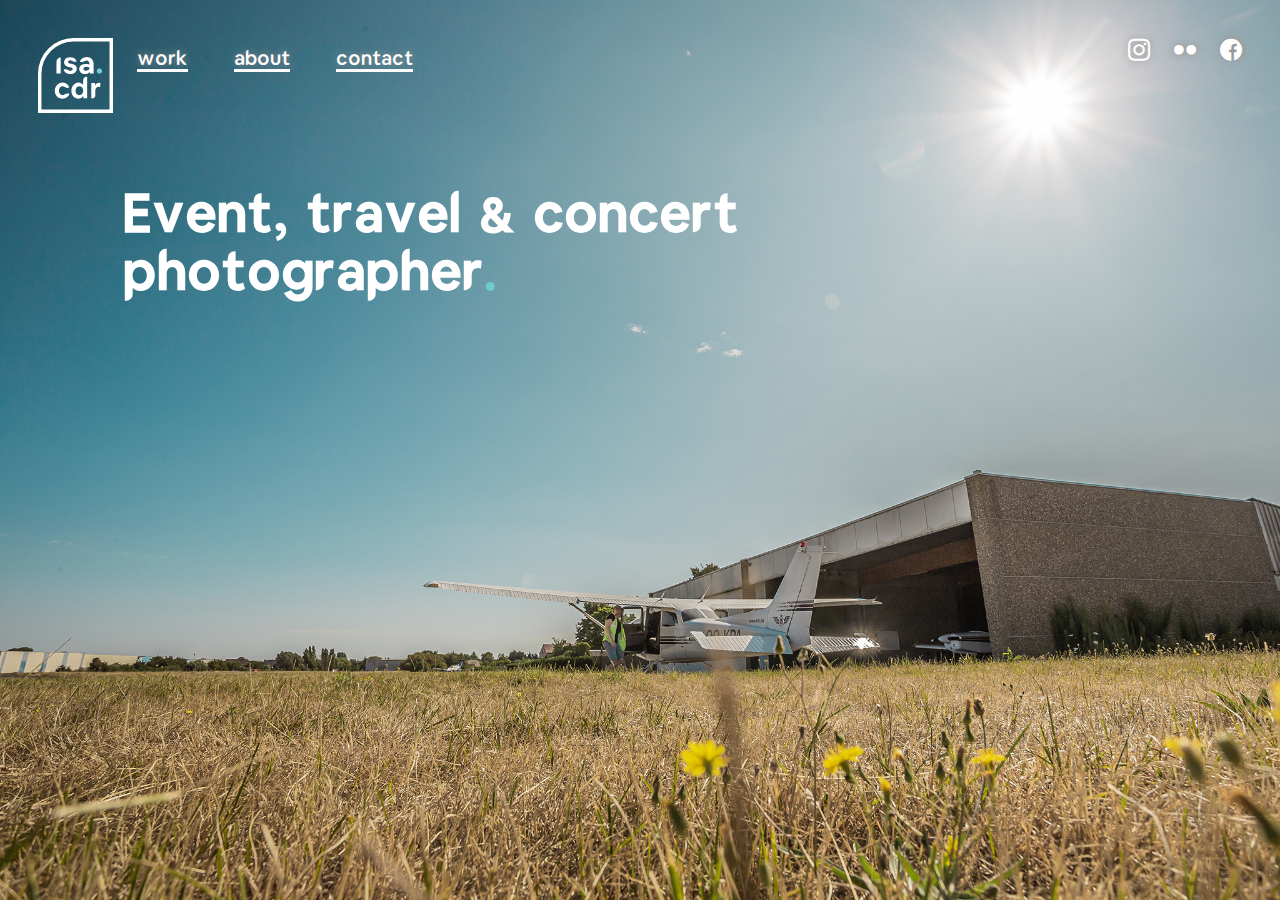
<file: index.html>
<!DOCTYPE html>
<html lang="en">
<head>
    <meta charset="UTF-8">
    <meta name="viewport" content="width=device-width, initial-scale=1.0">
    <title>Isaac Caudron - home</title>
    <link rel="stylesheet" href="style.css">
    <link rel="shortcut icon" href="images/favicon.ico" type="image/x-icon">
    <link rel="stylesheet" href="font/icon/flaticon.css">
</head>
<body>
    <div class="backgroundContainer backgroundHomepage">
        <header>
            <a class="logo" href="index.html"><img src="images/Logoo.svg" alt="Company ISC Logo"></a>
            <nav class="siteNav">
                <a href="work.html">work</a>
                <a href="about.html">about</a>
                <a href="contact.html">contact</a>
            </nav>
            <nav class="socialMediaNav"> 
                <a href="https://www.instagram.com/isaac.caudron/"><i class="flaticon-instagram"></i></a>
                <a href="https://flic.kr/ps/34QA55"><i class="flaticon-flickr"></i></a>
                <a href="https://www.facebook.com/isaac.caudron"><i class="flaticon-facebook"></i></a>
            </nav>
        </header>
        <main>
            <div class="mission">
                <h1>
                    Event<span class="detailComma">,</span> travel & concert <br>
                    photographer<span class="detailPoint">.</span>
                </h1>
            </div>
        </main>
    </div> 
   
</body>
</html>
</file>
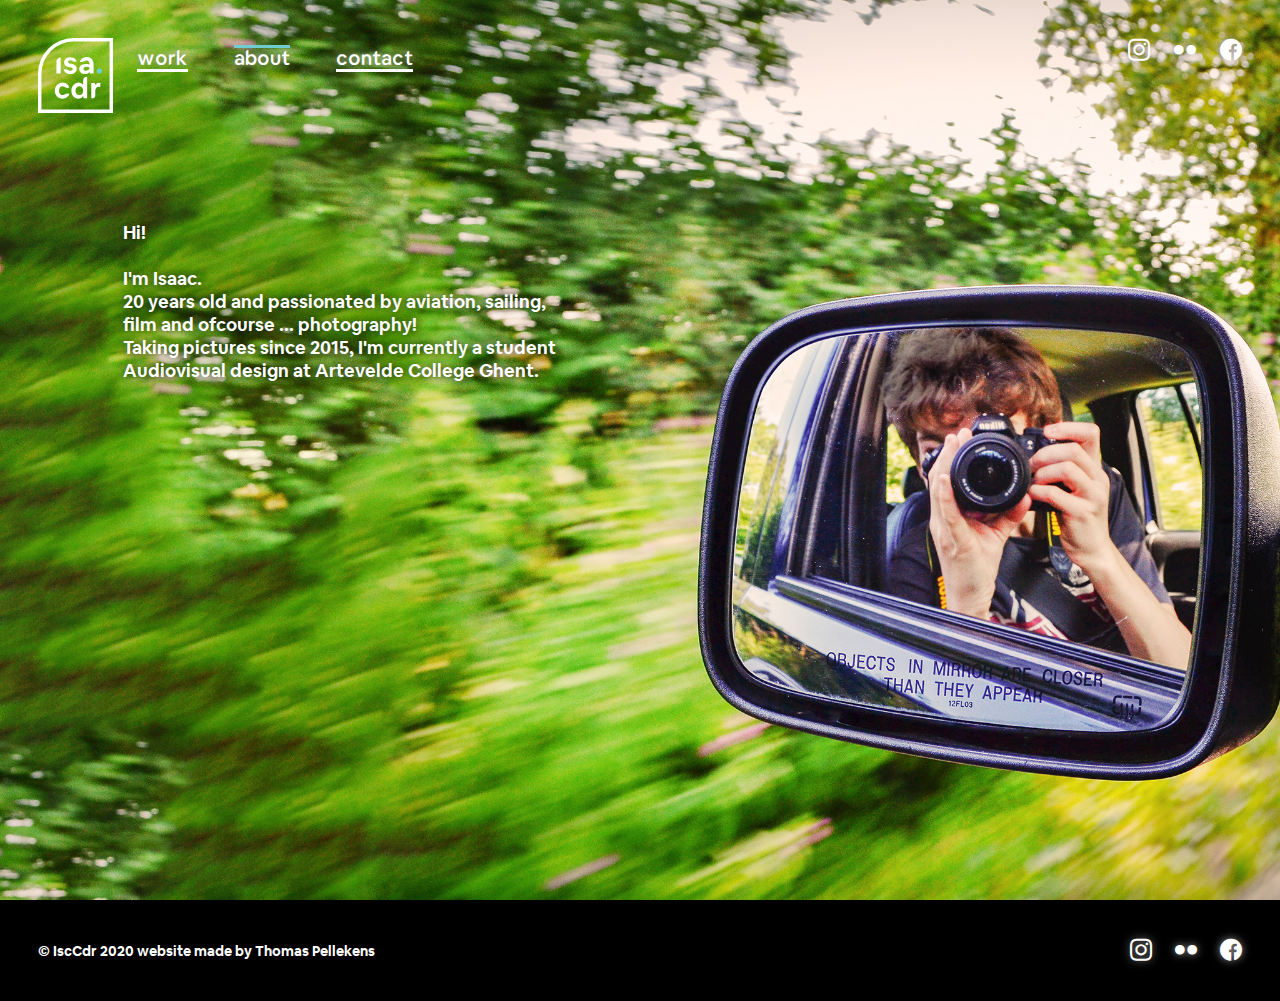
<file: about.html>
<!DOCTYPE html>
<html lang="en">
  <head>
    <meta charset="UTF-8" />
    <meta name="viewport" content="width=device-width, initial-scale=1.0" />
    <title>Isaac Caudron - about</title>
    <link rel="stylesheet" href="style.css" />
    <link rel="shortcut icon" href="images/favicon.ico" type="image/x-icon" />
    <link rel="stylesheet" href="font/icon/flaticon.css" />
  </head>
  <body>
    <div class="backgroundContainer backgroundAboutpage">
      <header>
        <a class="logo" href="index.html"
          ><img src="images/Logoo.svg" alt="Company ISC Logo"
        /></a>
        <nav class="siteNav">
          <a href="work.html">work</a>
          <a class="active" href="about.html">about</a>
          <a href="contact.html">contact</a>
        </nav>
        <nav class="socialMediaNav"> 
          <a href="https://www.instagram.com/isaac.caudron/"><i class="flaticon-instagram"></i></a>
          <a href="https://flic.kr/ps/34QA55"><i class="flaticon-flickr"></i></a>
          <a href="https://www.facebook.com/isaac.caudron"><i class="flaticon-facebook"></i></a>
      </nav>
      </header>
      <main>
        <div class="mission">
          <p>
            Hi!<br />
            <br />
            I'm Isaac.<br />
            20 years old and passionated by aviation, sailing,<br />
            film and ofcourse ... photography!<br />
            Taking pictures since 2015, I'm currently a student<br />
            Audiovisual design at Artevelde College Ghent.<br />
            <br />
          </p>
        </div>
      </main>
    </div>
    <footer>
      <span>© IscCdr 2020 website made by Thomas Pellekens</span>
      <nav class="socialMediaNav"> 
        <a href="https://www.instagram.com/isaac.caudron/"><i class="flaticon-instagram"></i></a>
        <a href="https://flic.kr/ps/34QA55"><i class="flaticon-flickr"></i></a>
        <a href="https://www.facebook.com/isaac.caudron"><i class="flaticon-facebook"></i></a>
    </nav>
    </footer>
  </body>
</html>
</file>
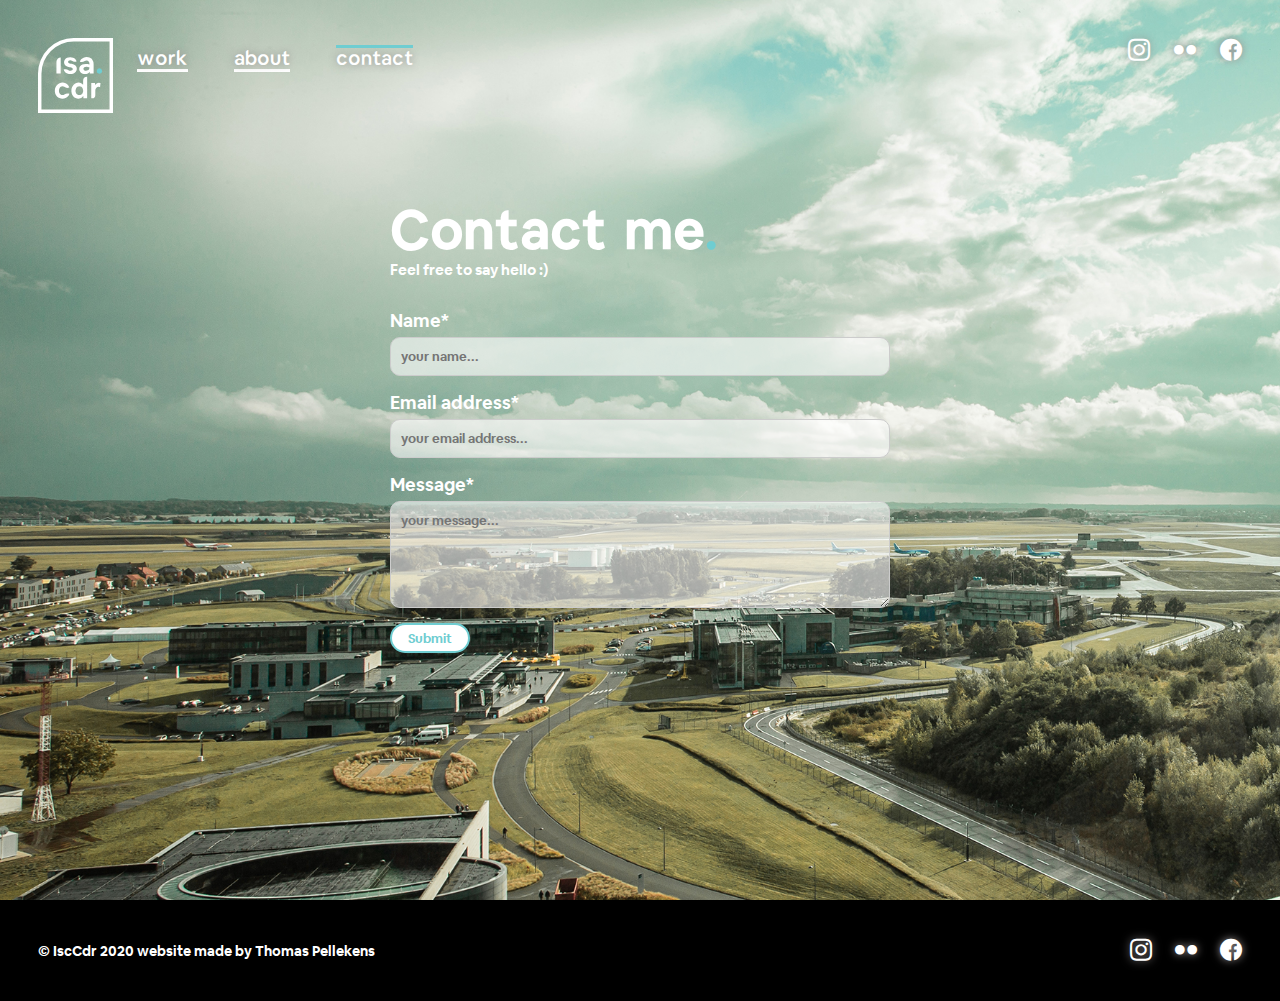
<file: contact.html>
<!DOCTYPE html>
<html lang="en">
  <head>
    <meta charset="UTF-8" />
    <meta name="viewport" content="width=device-width, initial-scale=1.0" />
    <title>Isaac Caudron - contact</title>
    <link rel="shortcut icon" href="images/favicon.ico" type="image/x-icon" />
    <link rel="stylesheet" href="font/icon/flaticon.css" />
    <link rel="stylesheet" href="style.css" />
  </head>

  <body>
    <div class="backgroundContainer backgroundContactPage">
      <header>
        <a class="logo" href="index.html"
          ><img src="images/Logoo.svg" alt="Company ISC Logo"
        /></a>
        <nav class="siteNav">
          <a href="work.html">work</a>
          <a href="about.html">about</a>
          <a class="active" href="contact.html">contact</a>
        </nav>
        <nav class="socialMediaNav">
          <a href="https://www.instagram.com/isaac.caudron/"
            ><i class="flaticon-instagram"></i
          ></a>
          <a href="https://flic.kr/ps/34QA55"><i class="flaticon-flickr"></i
          ></a>
          <a href="https://www.facebook.com/isaac.caudron"
            ><i class="flaticon-facebook"></i
          ></a>
        </nav>
      </header>
      <main>
            <form action="https://script.google.com/macros/s/AKfycbz9Dz8l3MSafSPfe4SsGy9Zbp6WEH74rbrXXlhEEA/exec" class="gform" method="post">
            
              <h1>
                    Contact me<span class="detailPoint">.</span>
                  </h1>
                  <h3>
                    Feel free to say hello :)
                  </h3>
                  <label for="form-name">Name*</label>
                    <input placeholder="your name..."
                      type="text"
                      name="name"
                      required
                      id="form-name"
                      class="form-control"/>

                  <label for="form-email">Email address*</label>
                    <input placeholder="your email address..."
                      type="email"
                      name="email"
                      required
                      id="form-email"
                      class="form-control">
                  <label for="form-message">Message*</label>
                    <textarea
                      id="form-message"
                      placeholder="your message..."
                      required
                      name="message"
                    
                      rows="5"
                    ></textarea>

                    <button class="spin" id="spin">
                      <span>Submit</span>
                      <span>
                        <svg viewBox="0 0 24 24">
                          <path d="M21,7L9,19L3.5,13.5L4.91,12.09L9,16.17L19.59,5.59L21,7Z" />
                        </svg>
                      </span>
                    </button>
            </form>
      </main>
    </div>
    <footer>
      <span>© IscCdr 2020 website made by Thomas Pellekens</span>
      <nav class="socialMediaNav"> 
        <a href="https://www.instagram.com/isaac.caudron/"><i class="flaticon-instagram"></i></a>
        <a href="https://flic.kr/ps/34QA55"><i class="flaticon-flickr"></i></a>
        <a href="https://www.facebook.com/isaac.caudron"><i class="flaticon-facebook"></i></a>
    </nav>
    </footer>

    <script src="https://cdnjs.cloudflare.com/ajax/libs/jquery/3.5.1/jquery.min.js"></script>
    <script src="js/form-submission-handler.js"></script>
  </body>
</html>
</file>
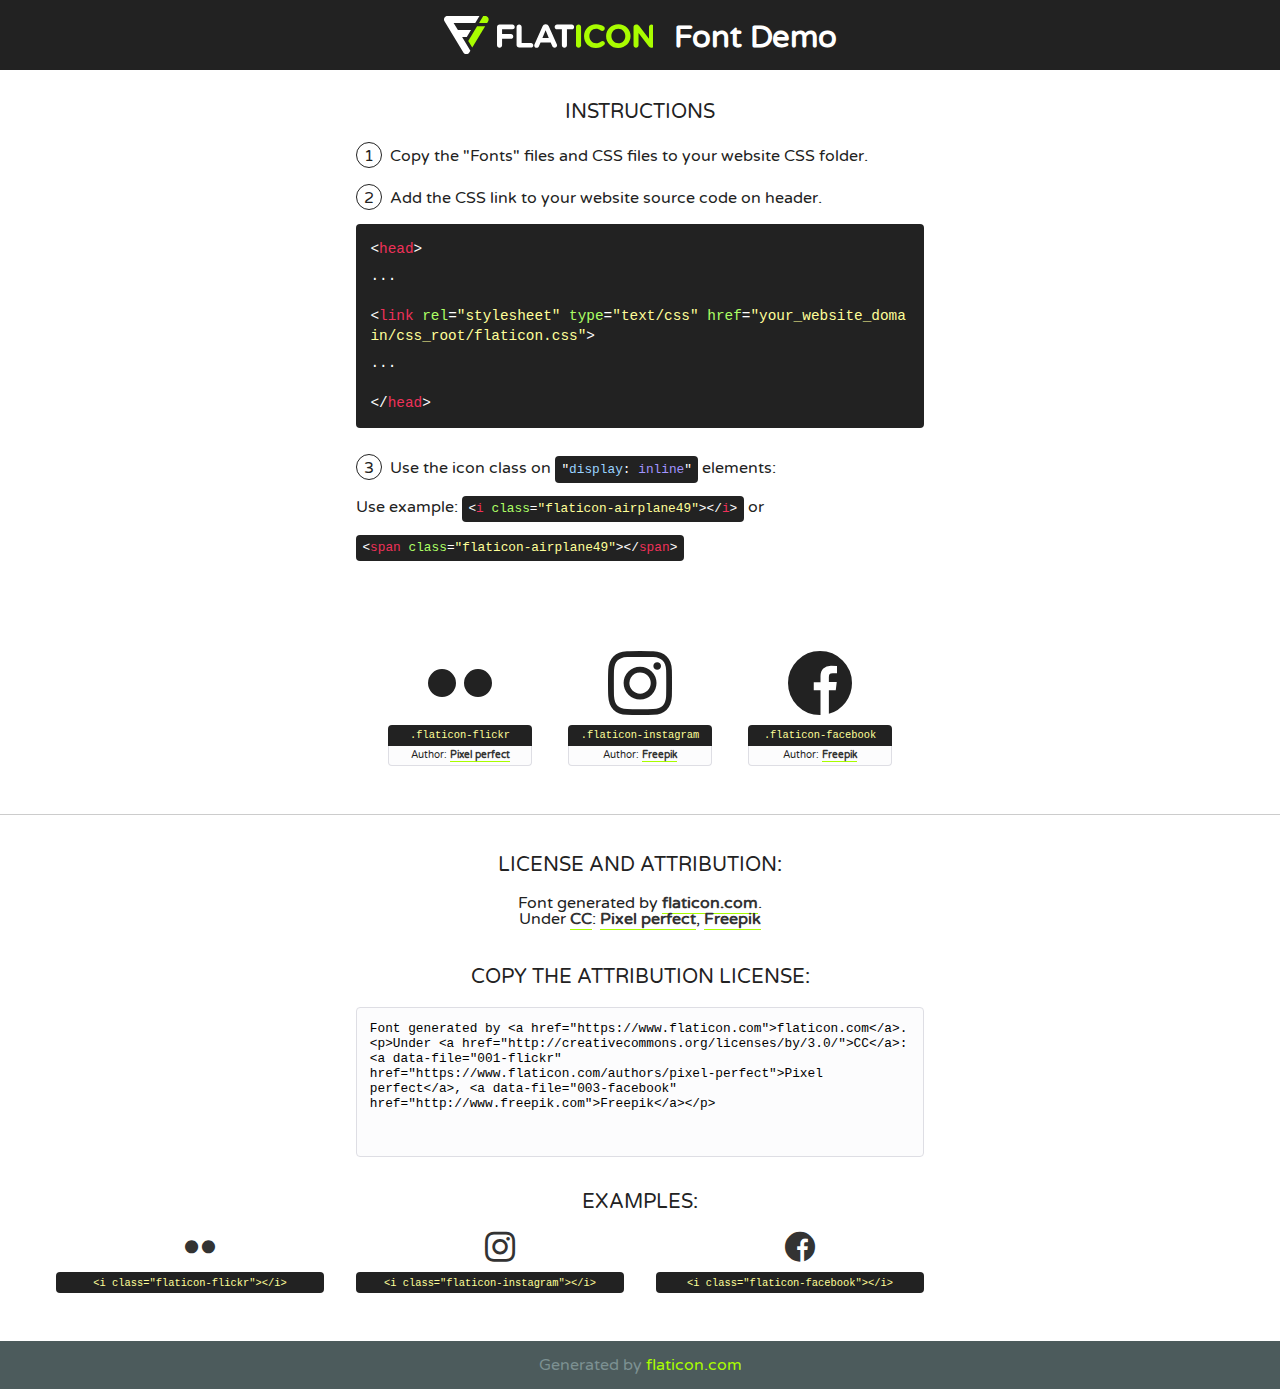
<file: font/icon/flaticon.html>
<!DOCTYPE html>
<!--
  Flaticon icon font: Flaticon
  Creation date: 29/06/2020 08:58
-->
<html>
<!DOCTYPE html>
<html>

<head>
    <title>Flaticon WebFont</title>
    <link href="http://fonts.googleapis.com/css?family=Varela+Round" rel="stylesheet" type="text/css" />
    <link rel="stylesheet" type="text/css" href="flaticon.css">
    <meta charset="UTF-8">
    <style>
    html, body, div, span, applet, object, iframe,
    h1, h2, h3, h4, h5, h6, p, blockquote, pre,
    a, abbr, acronym, address, big, cite, code,
    del, dfn, em, img, ins, kbd, q, s, samp,
    small, strike, strong, sub, sup, tt, var,
    b, u, i, center,
    dl, dt, dd, ol, ul, li,
    fieldset, form, label, legend,
    table, caption, tbody, tfoot, thead, tr, th, td,
    article, aside, canvas, details, embed, 
    figure, figcaption, footer, header, hgroup, 
    menu, nav, output, ruby, section, summary,
    time, mark, audio, video {
        margin: 0;
        padding: 0;
        border: 0;
        font-size: 100%;
        font: inherit;
        vertical-align: baseline;
    }
    /* HTML5 display-role reset for older browsers */
    article, aside, details, figcaption, figure, 
    footer, header, hgroup, menu, nav, section {
        display: block;
    }
    body {
        line-height: 1;
    }
    ol, ul {
        list-style: none;
    }
    blockquote, q {
        quotes: none;
    }
    blockquote:before, blockquote:after,
    q:before, q:after {
        content: '';
        content: none;
    }
    table {
        border-collapse: collapse;
        border-spacing: 0;
    }
    body {
        font-family: 'Varela Round', Helvetica, Arial, sans-serif;
        font-size: 16px;
        color: #222;
    }
    a {
        color: #333;
        border-bottom: 1px solid #a9fd00;
        font-weight: bold;
        text-decoration: none;
    }
    * {
        -moz-box-sizing: border-box;
        -webkit-box-sizing: border-box;
        box-sizing: border-box;
        margin: 0;
        padding: 0;
    }
    [class^="flaticon-"]:before, [class*=" flaticon-"]:before, [class^="flaticon-"]:after, [class*=" flaticon-"]:after {
        font-family: Flaticon;
        font-size: 30px;
        font-style: normal;
        margin-left: 20px;
        color: #333;
    }
    .wrapper {
        max-width: 600px;
        margin: auto;
        padding: 0 1em;
    }
    .title {
        font-size: 1.25em;
        text-align: center;
        margin-bottom: 1em;
        text-transform: uppercase;
    }
    header {
        text-align: center;
        background-color: #222;
        color: #fff;
        padding: 1em;
    }
    header .logo {
        width: 210px;
        height: 38px;
        display: inline-block;
        vertical-align: middle;
        margin-right: 1em;
        border: none;
    }
    header strong {
        font-size: 1.95em;
        font-weight: bold;
        vertical-align: middle;
        margin-top: 5px;
        display: inline-block;
    }
    .demo {
        margin: 2em auto;
        line-height: 1.25em;
    }
    .demo ul li {
        margin-bottom: 1em;
    }
    .demo ul li .num {
        color: #222;
        border-radius: 20px;
        display: inline-block;
        width: 26px;
        padding: 3px;
        height: 26px;
        text-align: center;
        margin-right: 0.5em;
        border: 1px solid #222;
    }
    .demo ul li code {
        background-color: #222;
        border-radius: 4px;
        padding: 0.25em 0.5em;
        display: inline-block;
        color: #fff;
        font-family: Consolas,Monaco,Lucida Console,Liberation Mono,DejaVu Sans Mono,Bitstream Vera Sans Mono,Courier New, monospace;
        font-weight: lighter;
        margin-top: 1em;
        font-size: 0.8em;
        word-break: break-all;
    }
    .demo ul li code.big {
        padding: 1em;
        font-size: 0.9em;
    }
    .demo ul li code .red {
        color: #EF3159;
    }
    .demo ul li code .green {
        color: #ACFF65;
    }
    .demo ul li code .yellow {
        color: #FFFF99;
    }
    .demo ul li code .blue {
        color: #99D3FF;
    }
    .demo ul li code .purple {
        color: #A295FF;
    }
    .demo ul li code .dots {
        margin-top: 0.5em;
        display: block;
    }
    #glyphs {
        border-bottom: 1px solid #ccc;
        padding: 2em 0;
        text-align: center;
    }
    .glyph {
        display: inline-block;
        width: 9em;
        margin: 1em;
        text-align: center;
        vertical-align: top;
        background: #FFF;
    }
    .glyph .glyph-icon {
        padding: 10px;
        display: block;
        font-family:"Flaticon";
        font-size: 64px;
        line-height: 1;
    }
    .glyph .glyph-icon:before {
        font-size: 64px;
        color: #222;
        margin-left: 0;
    }
    .class-name {
        font-size: 0.65em;
        background-color: #222;
        color: #fff;
        border-radius: 4px 4px 0 0;
        padding: 0.5em;
        color: #FFFF99;
        font-family: Consolas,Monaco,Lucida Console,Liberation Mono,DejaVu Sans Mono,Bitstream Vera Sans Mono,Courier New, monospace;
    }
    .author-name {
        font-size: 0.6em;
        background-color: #fcfcfd;
        border: 1px solid #DEDEE4;
        border-top: 0;
        border-radius: 0 0 4px 4px;
        padding: 0.5em;
    }
    .class-name:last-child {
        font-size: 10px;
        color:#888;
    }
    .class-name:last-child a {
        font-size: 10px;
        color:#555;
    }
    .class-name:last-child a:hover {
        color:#a9fd00;
    }
    .glyph > input {
        display: block;
        width: 100px;
        margin: 5px auto;
        text-align: center;
        font-size: 12px;
        cursor: text;
    }
    .glyph > input.icon-input {
        font-family:"Flaticon";
        font-size: 16px;
        margin-bottom: 10px;
    }
    .attribution .title {
        margin-top: 2em;
    }
    .attribution textarea {
        background-color: #fcfcfd;
        padding: 1em;
        border: none;
        box-shadow: none;
        border: 1px solid #DEDEE4;
        border-radius: 4px;
        resize: none;
        width: 100%;
        height: 150px;
        font-size: 0.8em;
        font-family: Consolas,Monaco,Lucida Console,Liberation Mono,DejaVu Sans Mono,Bitstream Vera Sans Mono,Courier New, monospace;
        -webkit-appearance: none;
    }
    .iconsuse {
        margin: 2em auto;
        text-align: center;
        max-width: 1200px;
    }
    .iconsuse:after {
        content: '';
        display: table;
        clear: both;
    }
    .iconsuse .image {
        float: left;
        width: 25%;
        padding: 0 1em;
    }
    .iconsuse .image p {
        margin-bottom: 1em;
    }
    .iconsuse .image span {
        display: block;
        font-size: 0.65em;
        background-color: #222;
        color: #fff;
        border-radius: 4px;
        padding: 0.5em;
        color: #FFFF99;
        margin-top: 1em;
        font-family: Consolas,Monaco,Lucida Console,Liberation Mono,DejaVu Sans Mono,Bitstream Vera Sans Mono,Courier New, monospace;
    }
    #footer {
        text-align: center;
        background-color: #4C5B5C;
        color: #7c9192;
        padding: 1em;
    }
    #footer a {
        border: none;
        color: #a9fd00;
        font-weight: normal;
    }
    @media (max-width: 960px) {
        .iconsuse .image {
            width: 50%;
        }
    }
    @media (max-width: 560px) {
        .iconsuse .image {
            width: 100%;
        }
    }
    </style>
</head>

<body class="characters-off">

    <header>
        <a href="https://www.flaticon.com" target="_blank" class="logo">
            <svg version="1.1" xmlns="http://www.w3.org/2000/svg" xmlns:xlink="http://www.w3.org/1999/xlink" xmlns:a="http://ns.adobe.com/AdobeSVGViewerExtensions/3.0/" viewBox="0 0 560.875 102.036" enable-background="new 0 0 560.875 102.036" xml:space="preserve">
                <defs>
                </defs>
                <g>
                    <g class="letters">
                        <path fill="#ffffff" d="M141.596,29.675c0-3.777,2.985-6.767,6.764-6.767h34.438c3.426,0,6.15,2.728,6.15,6.15
                        c0,3.43-2.724,6.149-6.15,6.149h-27.674v13.091h23.719c3.429,0,6.151,2.724,6.151,6.15c0,3.43-2.723,6.149-6.151,6.149h-23.719
                        v17.574c0,3.773-2.986,6.761-6.764,6.761c-3.779,0-6.764-2.989-6.764-6.761V29.675z"></path>
                        <path fill="#ffffff" d="M193.844,29.149c0-3.781,2.985-6.767,6.764-6.767c3.776,0,6.763,2.985,6.763,6.767v42.957h25.039
                        c3.426,0,6.149,2.726,6.149,6.153c0,3.425-2.723,6.15-6.149,6.15h-31.802c-3.779,0-6.764-2.986-6.764-6.768V29.149z"></path>
                        <path fill="#ffffff" d="M241.891,75.71l21.438-48.407c1.492-3.341,4.215-5.357,7.906-5.357h0.792
                        c3.686,0,6.323,2.017,7.815,5.357l21.439,48.407c0.436,0.967,0.701,1.845,0.701,2.723c0,3.602-2.809,6.501-6.414,6.501
                        c-3.161,0-5.269-1.845-6.499-4.655l-4.132-9.661h-27.059l-4.301,10.102c-1.144,2.631-3.426,4.214-6.237,4.214
                        c-3.517,0-6.24-2.81-6.24-6.325C241.1,77.64,241.451,76.677,241.891,75.71z M279.932,58.666l-8.521-20.297l-8.526,20.297H279.932
                        z"></path>
                        <path fill="#ffffff" d="M314.864,35.387H301.86c-3.429,0-6.239-2.813-6.239-6.238c0-3.429,2.811-6.24,6.239-6.24h39.533
                        c3.426,0,6.237,2.811,6.237,6.24c0,3.425-2.811,6.238-6.237,6.238h-13.001v42.785c0,3.773-2.99,6.761-6.764,6.761
                        c-3.779,0-6.764-2.989-6.764-6.761V35.387z"></path>
                        <path fill="#A9FD00" d="M352.615,29.149c0-3.781,2.985-6.767,6.767-6.767c3.774,0,6.761,2.985,6.761,6.767v49.024
                        c0,3.773-2.987,6.761-6.761,6.761c-3.781,0-6.767-2.989-6.767-6.761V29.149z"></path>
                        <path fill="#A9FD00" d="M374.132,53.836v-0.179c0-17.481,13.178-31.801,32.065-31.801c9.22,0,15.459,2.458,20.557,6.238
                        c1.402,1.054,2.637,2.985,2.637,5.357c0,3.692-2.985,6.59-6.681,6.59c-1.845,0-3.071-0.702-4.044-1.319
                        c-3.776-2.813-7.729-4.393-12.562-4.393c-10.364,0-17.831,8.611-17.831,19.154v0.173c0,10.542,7.291,19.329,17.831,19.329
                        c5.715,0,9.492-1.756,13.359-4.834c1.049-0.874,2.458-1.491,4.039-1.491c3.429,0,6.325,2.813,6.325,6.236
                        c0,2.106-1.056,3.78-2.282,4.834c-5.539,4.834-12.036,7.733-21.878,7.733C387.572,85.464,374.132,71.493,374.132,53.836z"></path>
                        <path fill="#A9FD00" d="M433.009,53.836v-0.179c0-17.481,13.79-31.801,32.766-31.801c18.981,0,32.592,14.143,32.592,31.628v0.173
                        c0,17.483-13.785,31.807-32.769,31.807C446.625,85.464,433.009,71.32,433.009,53.836z M484.224,53.836v-0.179
                        c0-10.539-7.725-19.326-18.626-19.326c-10.893,0-18.449,8.611-18.449,19.154v0.173c0,10.542,7.73,19.329,18.626,19.329
                        C476.676,72.986,484.224,64.378,484.224,53.836z"></path>
                        <path fill="#A9FD00" d="M506.233,29.321c0-3.774,2.99-6.763,6.767-6.763h1.401c3.252,0,5.183,1.583,7.029,3.953l26.093,34.265
                        V29.059c0-3.692,2.99-6.677,6.681-6.677c3.683,0,6.671,2.985,6.671,6.677v48.934c0,3.78-2.987,6.765-6.764,6.765h-0.436
                        c-3.257,0-5.188-1.581-7.034-3.953l-27.056-35.492v32.944c0,3.687-2.985,6.676-6.678,6.676c-3.683,0-6.673-2.989-6.673-6.676
                        V29.321z"></path>
                    </g>
                    <g class="insignia">
                        <path fill="#ffffff" d="M48.372,56.137h12.517l11.156-18.537H37.186L25.688,18.539h57.825L94.668,0H9.271
                        C5.925,0,2.842,1.801,1.198,4.716c-1.644,2.907-1.593,6.482,0.134,9.343l50.38,83.501c1.678,2.781,4.689,4.476,7.938,4.476
                        c3.246,0,6.257-1.695,7.935-4.476l2.898-4.804L48.372,56.137z"></path>
                        <g class="i">
                            <path fill="#A9FD00" d="M93.575,18.539h0.031v0.004l21.652,0.004l2.705-4.488c1.727-2.861,1.778-6.436,0.133-9.343
                            C116.454,1.801,113.371,0,110.026,0h-5.294L93.575,18.539z"></path>
                            <polygon fill="#A9FD00" points="88.291,27.356 64.725,66.486 75.519,84.404 109.942,27.356"></polygon>
                        </g>
                    </g>
                </g>
            </svg>
        </a>
        <strong>Font Demo</strong>
    </header>


    <section class="demo wrapper">

        <p class="title">Instructions</p>

        <ul>
            <li>
                <span class="num">1</span>Copy the "Fonts" files and CSS files to your website CSS folder.
            </li>
            <li>
                <span class="num">2</span>Add the CSS link to your website source code on header.
                <code class="big">
                    &lt;<span class="red">head</span>&gt;
                    <br/><span class="dots">...</span>
                    <br/>&lt;<span class="red">link</span> <span class="green">rel</span>=<span class="yellow">"stylesheet"</span> <span class="green">type</span>=<span class="yellow">"text/css"</span> <span class="green">href</span>=<span class="yellow">"your_website_domain/css_root/flaticon.css"</span>&gt;
                    <br/><span class="dots">...</span>
                    <br/>&lt;/<span class="red">head</span>&gt;
                </code>
            </li>

            <li>
                <p>
                    <span class="num">3</span>Use the icon class on <code>"<span class="blue">display</span>:<span class="purple"> inline</span>"</code> elements:
                    <br />
                    Use example: <code>&lt;<span class="red">i</span> <span class="green">class</span>=<span class="yellow">&quot;flaticon-airplane49&quot;</span>&gt;&lt;/<span class="red">i</span>&gt;</code> or <code>&lt;<span class="red">span</span> <span class="green">class</span>=<span class="yellow">&quot;flaticon-airplane49&quot;</span>&gt;&lt;/<span class="red">span</span>&gt;</code>
            </li>
        </ul>

    </section>




   <section id="glyphs">          
    
      
        <div class="glyph"><div class="glyph-icon flaticon-flickr"></div>
            <div class="class-name">.flaticon-flickr</div>
            <div class="author-name">Author: <a data-file="001-flickr" href="https://www.flaticon.com/authors/pixel-perfect">Pixel perfect</a> </div> 
        </div>        
        
        <div class="glyph"><div class="glyph-icon flaticon-instagram"></div>
            <div class="class-name">.flaticon-instagram</div>
            <div class="author-name">Author: <a data-file="002-instagram" href="http://www.freepik.com">Freepik</a> </div> 
        </div>        
        
        <div class="glyph"><div class="glyph-icon flaticon-facebook"></div>
            <div class="class-name">.flaticon-facebook</div>
            <div class="author-name">Author: <a data-file="003-facebook" href="http://www.freepik.com">Freepik</a> </div> 
        </div>        
        

    </section>



    <section class="attribution wrapper"   style="text-align:center;">

      <div class="title">License and attribution:</div><div class="attrDiv">Font generated by <a href="https://www.flaticon.com">flaticon.com</a>. <div><p>Under <a href="http://creativecommons.org/licenses/by/3.0/">CC</a>: <a data-file="001-flickr" href="https://www.flaticon.com/authors/pixel-perfect">Pixel perfect</a>, <a data-file="003-facebook" href="http://www.freepik.com">Freepik</a></p>  </div>
      </div>
      <div class="title">Copy the Attribution License:</div>

    <textarea onclick="this.focus();this.select();">Font generated by &lt;a href=&quot;https://www.flaticon.com&quot;&gt;flaticon.com&lt;/a&gt;. <p>Under <a href="http://creativecommons.org/licenses/by/3.0/">CC</a>: <a data-file="001-flickr" href="https://www.flaticon.com/authors/pixel-perfect">Pixel perfect</a>, <a data-file="003-facebook" href="http://www.freepik.com">Freepik</a></p>  
     </textarea>

    </section>

    <section class="iconsuse">

          <div class="title">Examples:</div>            
             
            <div class="image">
                <p>
                    <i class="glyph-icon flaticon-flickr"></i> 
                    <span>&lt;i class=&quot;flaticon-flickr&quot;&gt;&lt;/i&gt;</span>
                </p>
            </div>
            
            <div class="image">
                <p>
                    <i class="glyph-icon flaticon-instagram"></i> 
                    <span>&lt;i class=&quot;flaticon-instagram&quot;&gt;&lt;/i&gt;</span>
                </p>
            </div>
            
            <div class="image">
                <p>
                    <i class="glyph-icon flaticon-facebook"></i> 
                    <span>&lt;i class=&quot;flaticon-facebook&quot;&gt;&lt;/i&gt;</span>
                </p>
            </div>
                       
        </div>
                            
    </section>

<div id="footer">
    <div>Generated by <a href="https://www.flaticon.com">flaticon.com</a>
    </div>
</div>



</body>
</html>
</file>
<file: font/icon/flaticon.css>
/*
  	Flaticon icon font: Flaticon
  	Creation date: 29/06/2020 08:58
  	*/

@font-face {
  font-family: "Flaticon";
  src: url("./Flaticon.eot");
  src: url("./Flaticon.eot?#iefix") format("embedded-opentype"),
       url("./Flaticon.woff2") format("woff2"),
       url("./Flaticon.woff") format("woff"),
       url("./Flaticon.ttf") format("truetype"),
       url("./Flaticon.svg#Flaticon") format("svg");
  font-weight: normal;
  font-style: normal;
}

@media screen and (-webkit-min-device-pixel-ratio:0) {
  @font-face {
    font-family: "Flaticon";
    src: url("./Flaticon.svg#Flaticon") format("svg");
  }
}

[class^="flaticon-"]:before, [class*=" flaticon-"]:before,
[class^="flaticon-"]:after, [class*=" flaticon-"]:after {   
  font-family: Flaticon;
        font-size: 22px;
font-style: normal;
margin-left: 20px;
}

.flaticon-flickr:before { content: "\f100"; }
.flaticon-instagram:before { content: "\f101"; }
.flaticon-facebook:before { content: "\f102"; }
</file>
<file: style.css>
@font-face {
    font-family: Jazper;
    src: url(font/Jazper.woff);
}
@font-face{
    font-family: isaacIstVergeten;
    src: url(font/AirbnbCerealBold.ttf)
}
/*Reset base padding and margin*/
* { padding: 0; margin: 0; 
box-sizing: border-box;}

a{
    color: white;
    text-decoration: none;
}

.backgroundContainer{
    min-height: 100vh;
    background-size: cover;
    background-position: 0px 90%; 
    padding: 3%;
    display: flex;
    flex-direction: column;
   
}
.backgroundHomepage{
    background-image: url("images/home2k.jpg");
}
.backgroundWorkpage{
    background-image: url("images/work.jpg");
    justify-content: space-between;
}
.backgroundAboutpage{
    background-image: url("images/aboutme.jpg");
}
.backgroundContactPage{
    background-image: url("images/contact.jpg");
}
.logo{
    width: 5%;
    min-width: 75px;
}

header{
    display: flex;
}
.siteNav{
    display:flex;
    padding: 10px 1%;
    justify-content: space-between;
    width: 100%;
    max-width: 300px;
    text-shadow: 0px 0px 9px #948f8f;
    margin-left: 1%;
}
.siteNav a{
    font-size: 20px;
    padding-top: 2px;
    font-family: Jazper;
    height: fit-content;
}
.siteNav a:after {
    content: '';
    display: block;
    background: #fff;
    width: 100%;
    height: 3px;
    margin: 0 auto;
    transition: all .4s ease;
  }
  .ytplayer{
    width: 100%;
    height: 500px;
    grid-column: 1 / 3;
  }
  /* .siteNav a:hover{
    color: #6fcdd1
  } */
  .siteNav a:hover:after {
    transform: translate(0, -24px);
    background: #6fcdd1;
  }
  
  .active:after{
    content: '';
    display: block;
    background: #6fcdd1 !important;
    width: 100%;
    height: 3px;
    margin: 0 auto;
    transform: translate(0, -24px);
  }

.socialMediaNav{
    margin-left: auto;
    text-shadow: 0px 0px 9px #948f8f;
}
.socialMediaNav a{
    
    transition: 0.3s ease-in;
}
.socialMediaNav a:hover{
    transform: translate(0, -24px);
    text-shadow: none;
    color: #6fcdd1;
}
.mission{
    margin: 5% 7%
}

h1{
    color: white;
    font-family: Jazper;
    font-size: 54px;
}
.mission p{
    color: white;
    font-family: isaacIstVergeten;
    font-size: 18px;
    text-shadow: 0px 0px 10px #080808;
    margin-top: 10%;
}
.detailPoint{
    color: #6fcdd1;
}
.detailComma{
    font-family: isaacIstVergeten;
}
.attentionSeeker{
    color: white;
    font-family: Jazper;
    font-size: 24px;
    text-align:center;
}
.arrow{
    min-width: 30px;
    width: 2%;
    margin-top: 10px;
}
.workShowcase{
    display: grid;
    grid-template-columns: 1fr 1fr;
    grid-template-rows: 30vh 30vh 30vh;
    gap: 5vh;
    max-width: 1000px;
    margin: 5vh auto;
    grid-template-areas: "knokke concerts"
                         "aalst travel"
                         "studentKickOff travel";
}
.workShowcase div{
    display: flex;
    justify-content: center;
    align-items: center;
    width: 100%;
    height: 100%;
    color: white;
    font-family: Jazper;
    font-size: 28px;
    text-shadow: 0px 0px 10px #080808;
    background-size: cover;

}
.showcase {
    grid-gap: 5vh;
    display: grid;
    margin: 5vh 5vh;
    grid-template-columns: 1fr 1fr;
}
.showcase img{
    width: 100%;
    height: 500px;
    display:block;
    object-fit: cover;
}
.travel { 
    grid-area: travel; 
    background-image: url("images/travel.jpg");
    background-size: cover;
}

.knokke { 
    grid-area: knokke;
    background-image: url("images/KnokkeHeist.jpg");
 }

.concerts { 
    grid-area: concerts; 
    background-image: url("images/concerts.jpg");
}

.aalst {
    grid-area: aalst;
    background-image: url("images/AalstCarnaval.jpg");
}

.studentKickOff { 
    grid-area: studentKickOff;
    background-image: url("images/studentkickoff.jpg");
 }
 footer{ 
     display:flex;
     background-image: url("images/footerbackgroundv2.png");
     padding: 3%;
     color: white;
     font-family: isaacIstVergeten;
     font-size: 14px;
}
footer span{
    margin-top: 4px;
}
main{
    flex-grow: 1;
}
main form{
    margin-top: 10vh;
    margin: 10vh auto;
    display: flex;
    max-width: 500px;
    justify-content: center;
    flex-direction: column;
}
h3{
    color: white;
    font-family: isaacIstVergeten;
    font-size: 15px;
    margin-bottom: 6%;
}
label{
    color: white;
    font-family: isaacIstVergeten;
    font-size: 18px;
    margin-bottom: 1%;
}
input, textarea{
    margin-bottom: 3%;
    padding: 10px;
    border-radius: 10%;
    font-size: 13px;
    border: none;
    background-color:#ffffff99;
    font-family: isaacIstVergeten;
      border:solid 1px #ccc;
      border-radius: 10px;
}
input:focus, textarea:focus{
    outline: none;
}
button {
    text-align:center;
    width: fit-content;
    padding: 2px 30px;
    border: none;
    background-color:#ffffff;
    font-family: isaacIstVergeten;
    border: solid 1px #ccc;

      border-radius: 10px;
      transition: 0.3s;
}
button:active{
    box-shadow: none;
    border: none;
    outline: none;
    transform: translate(3px, -2px);
}
.thanks h1{
    font-size: 36px;
}
.thanks{
    margin: 10% auto;
    width: 500px;
    text-shadow: 0px 0px 9px #948f8f;


}
.thanks h3{
    font-size: 16px;
    color:white;
    margin-top: 10px;
    font-family: IsaacIstVergeten;
}

/* submit knop*/

  

/*Mobile*/
@media only screen and (max-width: 768px) {
    .workShowcase{
        grid-template-columns: 1fr;
        grid-template-rows: 30vh 30vh 30vh 30vh 30vh;
        grid-template-areas: none;
        grid-template-areas: "knokke"
                            "concerts"
                            "aalst"
                            "travel"
                            "studentKickOff";
    }
    .socialMediaNav{
        display: none;
    }
    .siteNav{
        display:flex;
        padding: 10px 2%;
        justify-content: space-around;
        width: 100%;
        max-width: 300px;
        text-shadow: 0px 0px 9px #948f8f;
    
    }
    .backgroundHomepage{
        background-image: url("images/home2k.jpg");
        background-position-x: -400px;
    }
    .backgroundWorkpage{
        background-image: url("images/workmobileversionHD.jpg");
        background-position-x: -570px;
        justify-content: space-between;
    }
    .backgroundAboutpage{
        background-position-x: -570px;
        background-image: url("images/aboutme.jpg");
    }
    .backgroundContactPage{
        background-image: url("images/contact.jpg");
    }
    .mission h1{
        margin-top: 20vh;
        font-size: 36px;
    }
    .showcase {
        grid-gap: 5vh;
        display: grid;
        margin: 5vh;
        grid-template-columns: 1fr;
    }
    .showcase img{
        height: auto;
    }
    .ytplayer{
        width: 100%;
        height: 500px;
        grid-column: 1;
      }
}


  
  @keyframes spin {
    0% {
      transform: rotateZ(0);
    }
    100% {
      transform: rotateZ(720deg);
    }
  }
  
  button {
    position: relative;
    appearance: none;
    -moz-appearance: none;
    -webkit-appearance: none;
    padding: 0;
    width: 80px;
    height: 30px;
    border-radius: 25px;
    outline: 0;
    cursor: pointer;
    overflow: hidden;
  }
  
  .spin {
    border: 2px solid #6fcdd1;
    color: #6fcdd1;
    font-weight: 600;
    transition: all 200ms ease-in-out;
  }
  .spin span {
    display: flex;
    justify-content: center;
    align-items: center;
    width: 100%;
    height: 100%;
    transition: opacity 200ms ease-in-out;
  }
  .spin span:last-child {
    position: absolute;
    top: 0;
    left: 0;
    opacity: 0;
  }
  .spin svg {
    height: 30px;
    fill: #6fcdd1;
  }
  .spin:hover {
    background-color: #6fcdd1;
    color: #fff;
  }
  .spin.done, .spin.processing {
    pointer-events: none;
    cursor: default;
  }
  .spin.processing {
    width: 30px;
    border-width: 4px;
    border-right-color: #bbb;
    border-bottom-color: #bbb;
    animation: spin;
    animation-delay: 200ms;
    animation-duration: 2s;
    animation-timing-function: ease-in-out;
    animation-iteration-count: 1;
  }
  .spin.processing:hover {
    background-color: transparent;
  }
  .spin.processing span:first-child {
    opacity: 0;
  }
  .spin.done:hover {
    background-color: transparent;
  }
  .spin.done span:first-child {
    opacity: 0;
  }
  .spin.done span:last-child {
    opacity: 1;
  }
</file>
